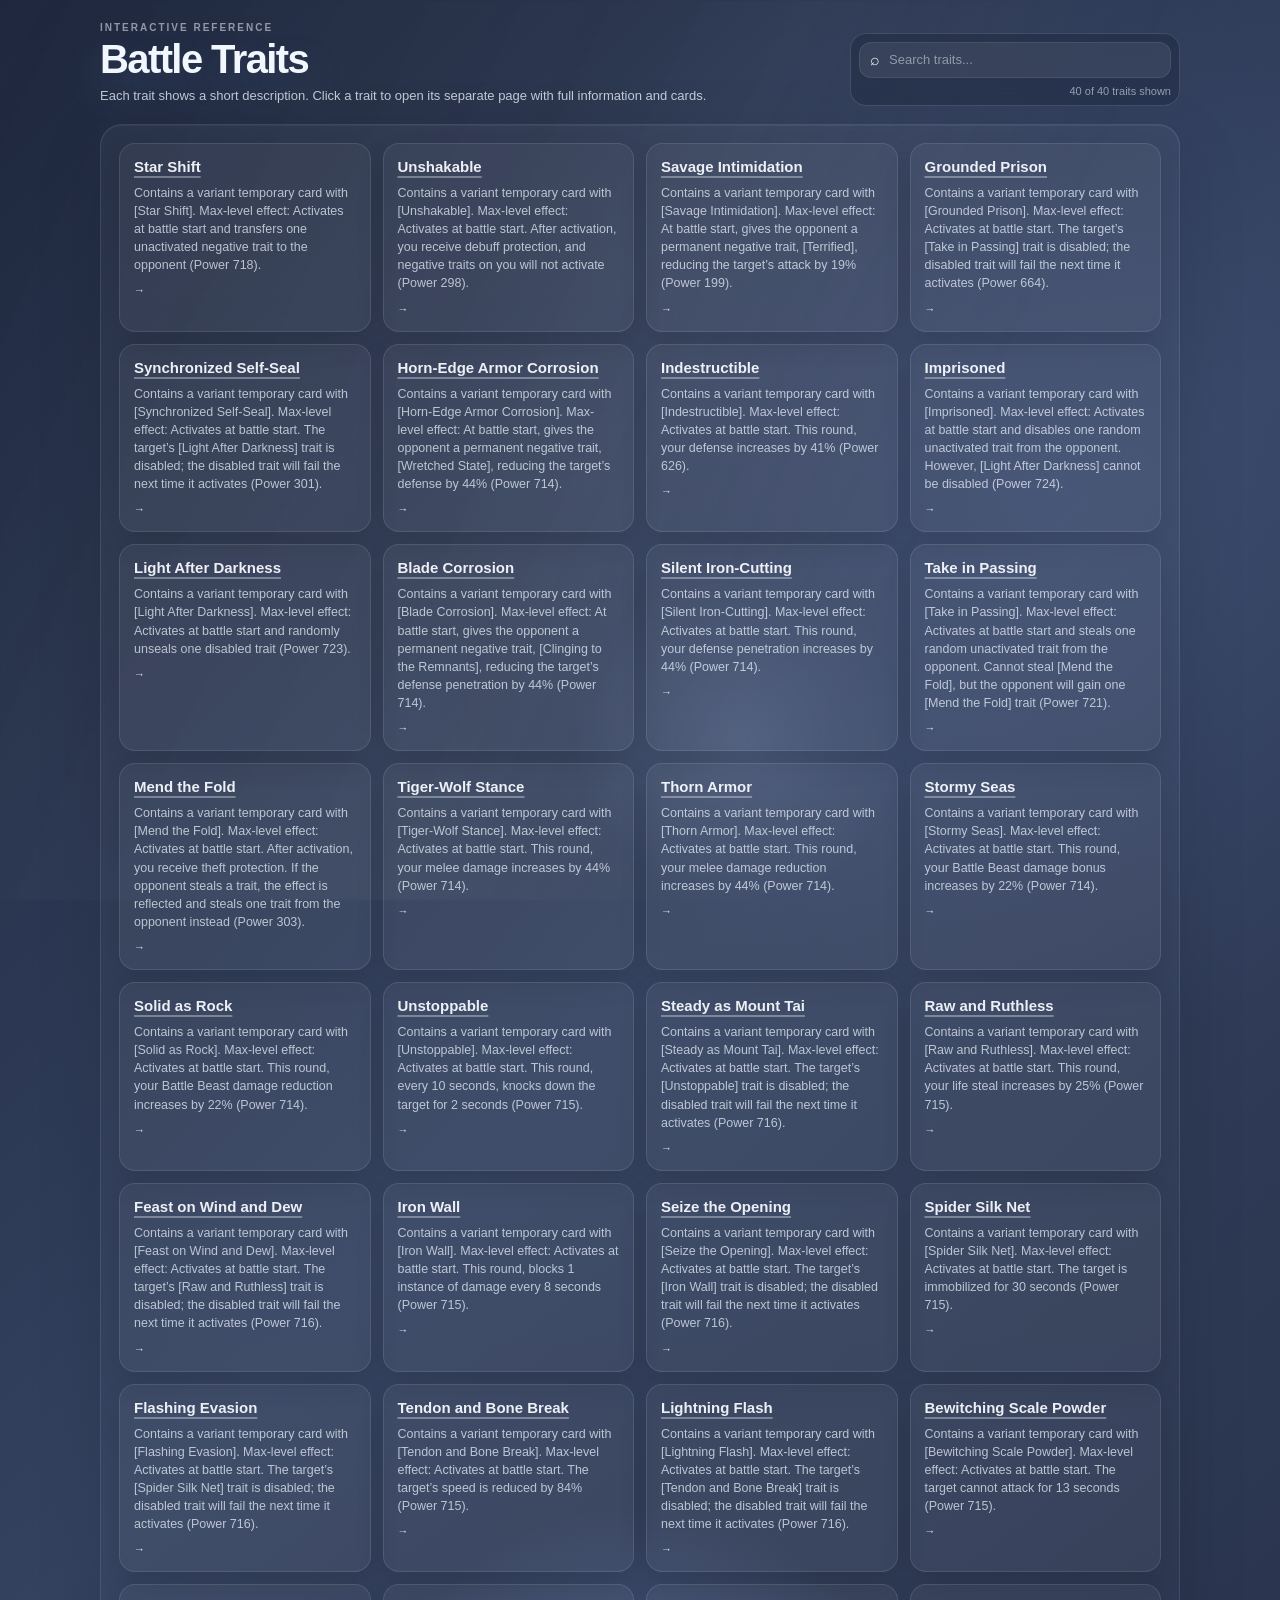
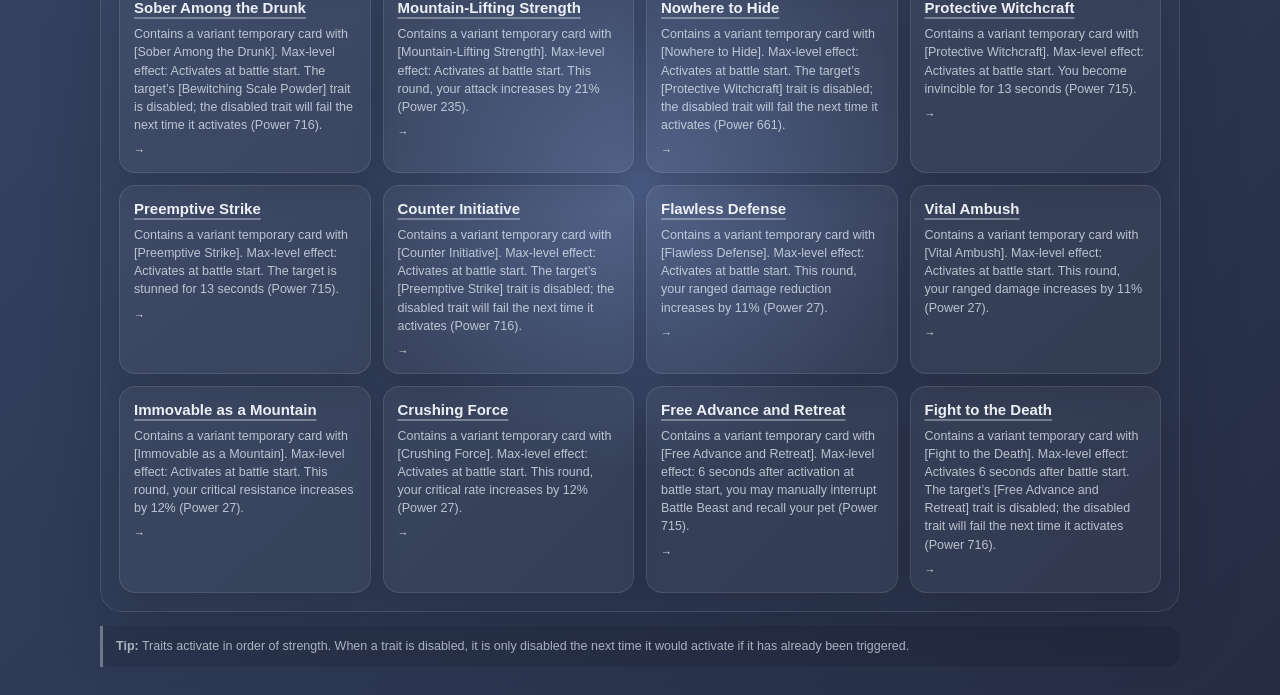
<file: index.html>
<!DOCTYPE html>
<html lang="en">
<head>
  <meta charset="UTF-8" />
  <meta name="viewport" content="width=device-width, initial-scale=1.0" />
  <title>Battle Traits Reference</title>
  <link rel="stylesheet" href="./assets/css/styles.css" />

  <!-- Google tag (gtag.js) -->
  <script async src="https://www.googletagmanager.com/gtag/js?id=G-BWQW8RC3GJ"></script>
  <script>
    window.dataLayer = window.dataLayer || [];
    function gtag(){dataLayer.push(arguments);}
    gtag('js', new Date());

    gtag('config', 'G-BWQW8RC3GJ');
  </script>
</head>
<body>
  <main class="page">
    <header class="topbar">
      <div>
        <p class="eyebrow">Interactive Reference</p>
        <h1>Battle Traits</h1>
        <p class="subtitle">
          Each trait shows a short description. Click a trait to open its separate page with full information and cards.
        </p>
      </div>

      <aside class="toolbar" aria-label="Trait controls">
        <label class="search-wrap">
          <span>⌕</span>
          <input class="search-input" id="searchInput" type="search" placeholder="Search traits..." autocomplete="off" />
        </label>
        <p class="counter" id="counter">40 traits available</p>
      </aside>
    </header>

    <section class="traits-panel">
      <div class="traits-grid" id="traitsGrid">
        <a class="trait-card" href="./traits/star-shift/index.html">
	  <span class="trait-name">Star Shift</span>
	  <p class="trait-description">Contains a variant temporary card with [Star Shift]. Max-level effect: Activates at battle start and transfers one unactivated negative trait to the opponent (Power 718).</p>
	  <span class="trait-action">→</span>
	</a>
        <a class="trait-card" href="./traits/unshakable/index.html">
	  <span class="trait-name">Unshakable</span>
	  <p class="trait-description">Contains a variant temporary card with [Unshakable]. Max-level effect: Activates at battle start. After activation, you receive debuff protection, and negative traits on you will not activate (Power 298).</p>
	  <span class="trait-action">→</span>
	</a>
        <a class="trait-card" href="./traits/savage-intimidation/index.html">
	  <span class="trait-name">Savage Intimidation</span>
	  <p class="trait-description">Contains a variant temporary card with [Savage Intimidation]. Max-level effect: At battle start, gives the opponent a permanent negative trait, [Terrified], reducing the target’s attack by 19% (Power 199).</p>
	  <span class="trait-action">→</span>
	</a>
        <a class="trait-card" href="./traits/grounded-prison/index.html">
	  <span class="trait-name">Grounded Prison</span>
	  <p class="trait-description">Contains a variant temporary card with [Grounded Prison]. Max-level effect: Activates at battle start. The target’s [Take in Passing] trait is disabled; the disabled trait will fail the next time it activates (Power 664).</p>
	  <span class="trait-action">→</span>
	</a>
        <a class="trait-card" href="./traits/synchronized-self-seal/index.html">
	  <span class="trait-name">Synchronized Self-Seal</span>
	  <p class="trait-description">Contains a variant temporary card with [Synchronized Self-Seal]. Max-level effect: Activates at battle start. The target’s [Light After Darkness] trait is disabled; the disabled trait will fail the next time it activates (Power 301).</p>
	  <span class="trait-action">→</span>
	</a>
        <a class="trait-card" href="./traits/horned-armor/index.html">
	  <span class="trait-name">Horn-Edge Armor Corrosion</span>
	  <p class="trait-description">Contains a variant temporary card with [Horn-Edge Armor Corrosion]. Max-level effect: At battle start, gives the opponent a permanent negative trait, [Wretched State], reducing the target’s defense by 44% (Power 714).</p>
 	 <span class="trait-action">→</span>
	</a>
        <a class="trait-card" href="./traits/indestructible/index.html">
	  <span class="trait-name">Indestructible</span>
	  <p class="trait-description">Contains a variant temporary card with [Indestructible]. Max-level effect: Activates at battle start. This round, your defense increases by 41% (Power 626).</p>
	  <span class="trait-action">→</span>
	</a>
        <a class="trait-card" href="./traits/imprisoned/index.html">
	  <span class="trait-name">Imprisoned</span>
	  <p class="trait-description">Contains a variant temporary card with [Imprisoned]. Max-level effect: Activates at battle start and disables one random unactivated trait from the opponent. However, [Light After Darkness] cannot be disabled (Power 724).</p>
	  <span class="trait-action">→</span>
	</a>
        <a class="trait-card" href="./traits/light-after-darkness/index.html">
	  <span class="trait-name">Light After Darkness</span>
	  <p class="trait-description">Contains a variant temporary card with [Light After Darkness]. Max-level effect: Activates at battle start and randomly unseals one disabled trait (Power 723).</p>
	  <span class="trait-action">→</span>
	</a>
        <a class="trait-card" href="./traits/blade-corrosion/index.html">
	  <span class="trait-name">Blade Corrosion</span>
	  <p class="trait-description">Contains a variant temporary card with [Blade Corrosion]. Max-level effect: At battle start, gives the opponent a permanent negative trait, [Clinging to the Remnants], reducing the target’s defense penetration by 44% (Power 714).</p>
	  <span class="trait-action">→</span>
	</a>
        <a class="trait-card" href="./traits/silent-iron-cutting/index.html">
	  <span class="trait-name">Silent Iron-Cutting</span>
	  <p class="trait-description">Contains a variant temporary card with [Silent Iron-Cutting]. Max-level effect: Activates at battle start. This round, your defense penetration increases by 44% (Power 714).</p>
	  <span class="trait-action">→</span>
	</a>
        <a class="trait-card" href="./traits/take-in-passing/index.html">
	  <span class="trait-name">Take in Passing</span>
	  <p class="trait-description">Contains a variant temporary card with [Take in Passing]. Max-level effect: Activates at battle start and steals one random unactivated trait from the opponent. Cannot steal [Mend the Fold], but the opponent will gain one [Mend the Fold] trait (Power 721).</p>
	  <span class="trait-action">→</span>
	</a>
        <a class="trait-card" href="./traits/mend-the-fold/index.html">
	  <span class="trait-name">Mend the Fold</span>
	  <p class="trait-description">Contains a variant temporary card with [Mend the Fold]. Max-level effect: Activates at battle start. After activation, you receive theft protection. If the opponent steals a trait, the effect is reflected and steals one trait from the opponent instead (Power 303).</p>
	  <span class="trait-action">→</span>
	</a>
        <a class="trait-card" href="./traits/tiger-wolf-stance/index.html">
	  <span class="trait-name">Tiger-Wolf Stance</span>
	  <p class="trait-description">Contains a variant temporary card with [Tiger-Wolf Stance]. Max-level effect: Activates at battle start. This round, your melee damage increases by 44% (Power 714).</p>
	  <span class="trait-action">→</span>
	</a>
        <a class="trait-card" href="./traits/thorn-armor/index.html">
	  <span class="trait-name">Thorn Armor</span>
	  <p class="trait-description">Contains a variant temporary card with [Thorn Armor]. Max-level effect: Activates at battle start. This round, your melee damage reduction increases by 44% (Power 714).</p>
	  <span class="trait-action">→</span>
	</a>
        <a class="trait-card" href="./traits/stormy-seas/index.html">
	  <span class="trait-name">Stormy Seas</span>
	  <p class="trait-description">Contains a variant temporary card with [Stormy Seas]. Max-level effect: Activates at battle start. This round, your Battle Beast damage bonus increases by 22% (Power 714).</p>
	  <span class="trait-action">→</span>
	</a>
        <a class="trait-card" href="./traits/solid-as-rock/index.html">
	  <span class="trait-name">Solid as Rock</span>
	  <p class="trait-description">Contains a variant temporary card with [Solid as Rock]. Max-level effect: Activates at battle start. This round, your Battle Beast damage reduction increases by 22% (Power 714).</p>
	  <span class="trait-action">→</span>
	</a>
        <a class="trait-card" href="./traits/unstoppable/index.html">
	  <span class="trait-name">Unstoppable</span>
	  <p class="trait-description">Contains a variant temporary card with [Unstoppable]. Max-level effect: Activates at battle start. This round, every 10 seconds, knocks down the target for 2 seconds (Power 715).</p>
	  <span class="trait-action">→</span>
	</a>
        <a class="trait-card" href="./traits/steady-as-mount-tai/index.html">
	  <span class="trait-name">Steady as Mount Tai</span>
	  <p class="trait-description">Contains a variant temporary card with [Steady as Mount Tai]. Max-level effect: Activates at battle start. The target’s [Unstoppable] trait is disabled; the disabled trait will fail the next time it activates (Power 716).</p>
	  <span class="trait-action">→</span>
</a>
        <a class="trait-card" href="./traits/raw-and-ruthless/index.html">
	  <span class="trait-name">Raw and Ruthless</span>
	  <p class="trait-description">Contains a variant temporary card with [Raw and Ruthless]. Max-level effect: Activates at battle start. This round, your life steal increases by 25% (Power 715).</p>
	  <span class="trait-action">→</span>
	</a>
        <a class="trait-card" href="./traits/feast-on-wind-and-dew/index.html">
	  <span class="trait-name">Feast on Wind and Dew</span>
	  <p class="trait-description">Contains a variant temporary card with [Feast on Wind and Dew]. Max-level effect: Activates at battle start. The target’s [Raw and Ruthless] trait is disabled; the disabled trait will fail the next time it activates (Power 716).</p>
	  <span class="trait-action">→</span>
	</a>
        <a class="trait-card" href="./traits/iron-wall/index.html">
	  <span class="trait-name">Iron Wall</span>
	  <p class="trait-description">Contains a variant temporary card with [Iron Wall]. Max-level effect: Activates at battle start. This round, blocks 1 instance of damage every 8 seconds (Power 715).</p>
	  <span class="trait-action">→</span>
	</a>
        <a class="trait-card" href="./traits/seize-the-opening/index.html">
	  <span class="trait-name">Seize the Opening</span>
	  <p class="trait-description">Contains a variant temporary card with [Seize the Opening]. Max-level effect: Activates at battle start. The target’s [Iron Wall] trait is disabled; the disabled trait will fail the next time it activates (Power 716).</p>
	  <span class="trait-action">→</span>
	</a>
        <a class="trait-card" href="./traits/spider-silk-net/index.html">
  	 <span class="trait-name">Spider Silk Net</span>
 	 <p class="trait-description">Contains a variant temporary card with [Spider Silk Net]. Max-level effect: Activates at battle start. The target is immobilized for 30 seconds (Power 715).</p>
  	 <span class="trait-action">→</span>
	</a>
        <a class="trait-card" href="./traits/flashing-evasion/index.html">
	  <span class="trait-name">Flashing Evasion</span>
	  <p class="trait-description">Contains a variant temporary card with [Flashing Evasion]. Max-level effect: Activates at battle start. The target’s [Spider Silk Net] trait is disabled; the disabled trait will fail the next time it activates (Power 716).</p>
 	  <span class="trait-action">→</span>
	</a>
        <a class="trait-card" href="./traits/tendon-and-bone-break/index.html">
	  <span class="trait-name">Tendon and Bone Break</span>
	  <p class="trait-description">Contains a variant temporary card with [Tendon and Bone Break]. Max-level effect: Activates at battle start. The target’s speed is reduced by 84% (Power 715).</p>
	  <span class="trait-action">→</span>
	</a>
        <a class="trait-card" href="./traits/lightning-flash/index.html">
	  <span class="trait-name">Lightning Flash</span>
	  <p class="trait-description">Contains a variant temporary card with [Lightning Flash]. Max-level effect: Activates at battle start. The target’s [Tendon and Bone Break] trait is disabled; the disabled trait will fail the next time it activates (Power 716).</p>
	  <span class="trait-action">→</span>
	</a>
        <a class="trait-card" href="./traits/bewitching-scale-powder/index.html">
	  <span class="trait-name">Bewitching Scale Powder</span>
	  <p class="trait-description">Contains a variant temporary card with [Bewitching Scale Powder]. Max-level effect: Activates at battle start. The target cannot attack for 13 seconds (Power 715).</p>
	  <span class="trait-action">→</span>
	</a>
        <a class="trait-card" href="./traits/sober-among-the-drunk/index.html">
	  <span class="trait-name">Sober Among the Drunk</span>
	  <p class="trait-description">Contains a variant temporary card with [Sober Among the Drunk]. Max-level effect: Activates at battle start. The target’s [Bewitching Scale Powder] trait is disabled; the disabled trait will fail the next time it activates (Power 716).</p>
	  <span class="trait-action">→</span>
	</a>
        <a class="trait-card" href="./traits/mountain-lifting-strength/index.html">
  	 <span class="trait-name">Mountain-Lifting Strength</span>
  	 <p class="trait-description">Contains a variant temporary card with [Mountain-Lifting Strength]. Max-level effect: Activates at battle start. This round, your attack increases by 21% (Power 235).</p>
 	 <span class="trait-action">→</span>
	</a>
        <a class="trait-card" href="./traits/nowhere-to-hide/index.html">
	  <span class="trait-name">Nowhere to Hide</span>
	  <p class="trait-description">Contains a variant temporary card with [Nowhere to Hide]. Max-level effect: Activates at battle start. The target’s [Protective Witchcraft] trait is disabled; the disabled trait will fail the next time it activates (Power 661).</p>
	  <span class="trait-action">→</span>
	</a>
        <a class="trait-card" href="./traits/protective-witchcraft/index.html">
	  <span class="trait-name">Protective Witchcraft</span>
	  <p class="trait-description">Contains a variant temporary card with [Protective Witchcraft]. Max-level effect: Activates at battle start. You become invincible for 13 seconds (Power 715).</p>
	  <span class="trait-action">→</span>
	</a>
        <a class="trait-card" href="./traits/preemptive-strike/index.html">
	  <span class="trait-name">Preemptive Strike</span>
	  <p class="trait-description">Contains a variant temporary card with [Preemptive Strike]. Max-level effect: Activates at battle start. The target is stunned for 13 seconds (Power 715).</p>
	  <span class="trait-action">→</span>
	</a>
        <a class="trait-card" href="./traits/counter-initiative/index.html">
	  <span class="trait-name">Counter Initiative</span>
	  <p class="trait-description">Contains a variant temporary card with [Counter Initiative]. Max-level effect: Activates at battle start. The target’s [Preemptive Strike] trait is disabled; the disabled trait will fail the next time it activates (Power 716).</p>
	  <span class="trait-action">→</span>
	</a>
        <a class="trait-card" href="./traits/flawless-defense/index.html">
	  <span class="trait-name">Flawless Defense</span>
	  <p class="trait-description">Contains a variant temporary card with [Flawless Defense]. Max-level effect: Activates at battle start. This round, your ranged damage reduction increases by 11% (Power 27).</p>
	  <span class="trait-action">→</span>
	</a>
        <a class="trait-card" href="./traits/vital-ambush/index.html">
          <span class="trait-name">Vital Ambush</span>
          <p class="trait-description">Contains a variant temporary card with [Vital Ambush]. Max-level effect: Activates at battle start. This round, your ranged damage increases by 11% (Power 27).</p>
          <span class="trait-action">→</span>
        </a>
        <a class="trait-card" href="./traits/immovable-as-a-mountain/index.html">
	  <span class="trait-name">Immovable as a Mountain</span>
	  <p class="trait-description">Contains a variant temporary card with [Immovable as a Mountain]. Max-level effect: Activates at battle start. This round, your critical resistance increases by 12% (Power 27).</p>
	  <span class="trait-action">→</span>
	</a>
        <a class="trait-card" href="./traits/crushing-force/index.html">
	  <span class="trait-name">Crushing Force</span>
	  <p class="trait-description">Contains a variant temporary card with [Crushing Force]. Max-level effect: Activates at battle start. This round, your critical rate increases by 12% (Power 27).</p>
	  <span class="trait-action">→</span>
	</a>
        <a class="trait-card" href="./traits/free-advance-and-retreat/index.html">
	  <span class="trait-name">Free Advance and Retreat</span>
	  <p class="trait-description">Contains a variant temporary card with [Free Advance and Retreat]. Max-level effect: 6 seconds after activation at battle start, you may manually interrupt Battle Beast and recall your pet (Power 715).</p>
	  <span class="trait-action">→</span>
	</a>
        <a class="trait-card" href="./traits/fight-to-the-death/index.html">
	  <span class="trait-name">Fight to the Death</span>
	  <p class="trait-description">Contains a variant temporary card with [Fight to the Death]. Max-level effect: Activates 6 seconds after battle start. The target’s [Free Advance and Retreat] trait is disabled; the disabled trait will fail the next time it activates (Power 716).</p>
	  <span class="trait-action">→</span>
	</a>
        <p class="no-results" id="noResults">No matching traits found.</p>
      </div>
    </section>

    <p class="hint">
      <strong>Tip:</strong> Traits activate in order of strength. When a trait is disabled, it is only disabled the next time it would activate if it has already been triggered.
    </p>
  </main>

  <script>
    const searchInput = document.getElementById("searchInput");
    const counter = document.getElementById("counter");
    const noResults = document.getElementById("noResults");
    const traitCards = [...document.querySelectorAll(".trait-card")];

    function filterTraits() {
      const keyword = searchInput.value.trim().toLowerCase();
      let visibleCount = 0;

      traitCards.forEach(card => {
        const isMatch = card.textContent.toLowerCase().includes(keyword);
        card.style.display = isMatch ? "block" : "none";
        if (isMatch) visibleCount += 1;
      });

      noResults.classList.toggle("show", visibleCount === 0);
      counter.textContent = `${visibleCount} of ${traitCards.length} traits shown`;
    }

    searchInput.addEventListener("input", filterTraits);
    filterTraits();
  </script>
</body>
</html>
</file>
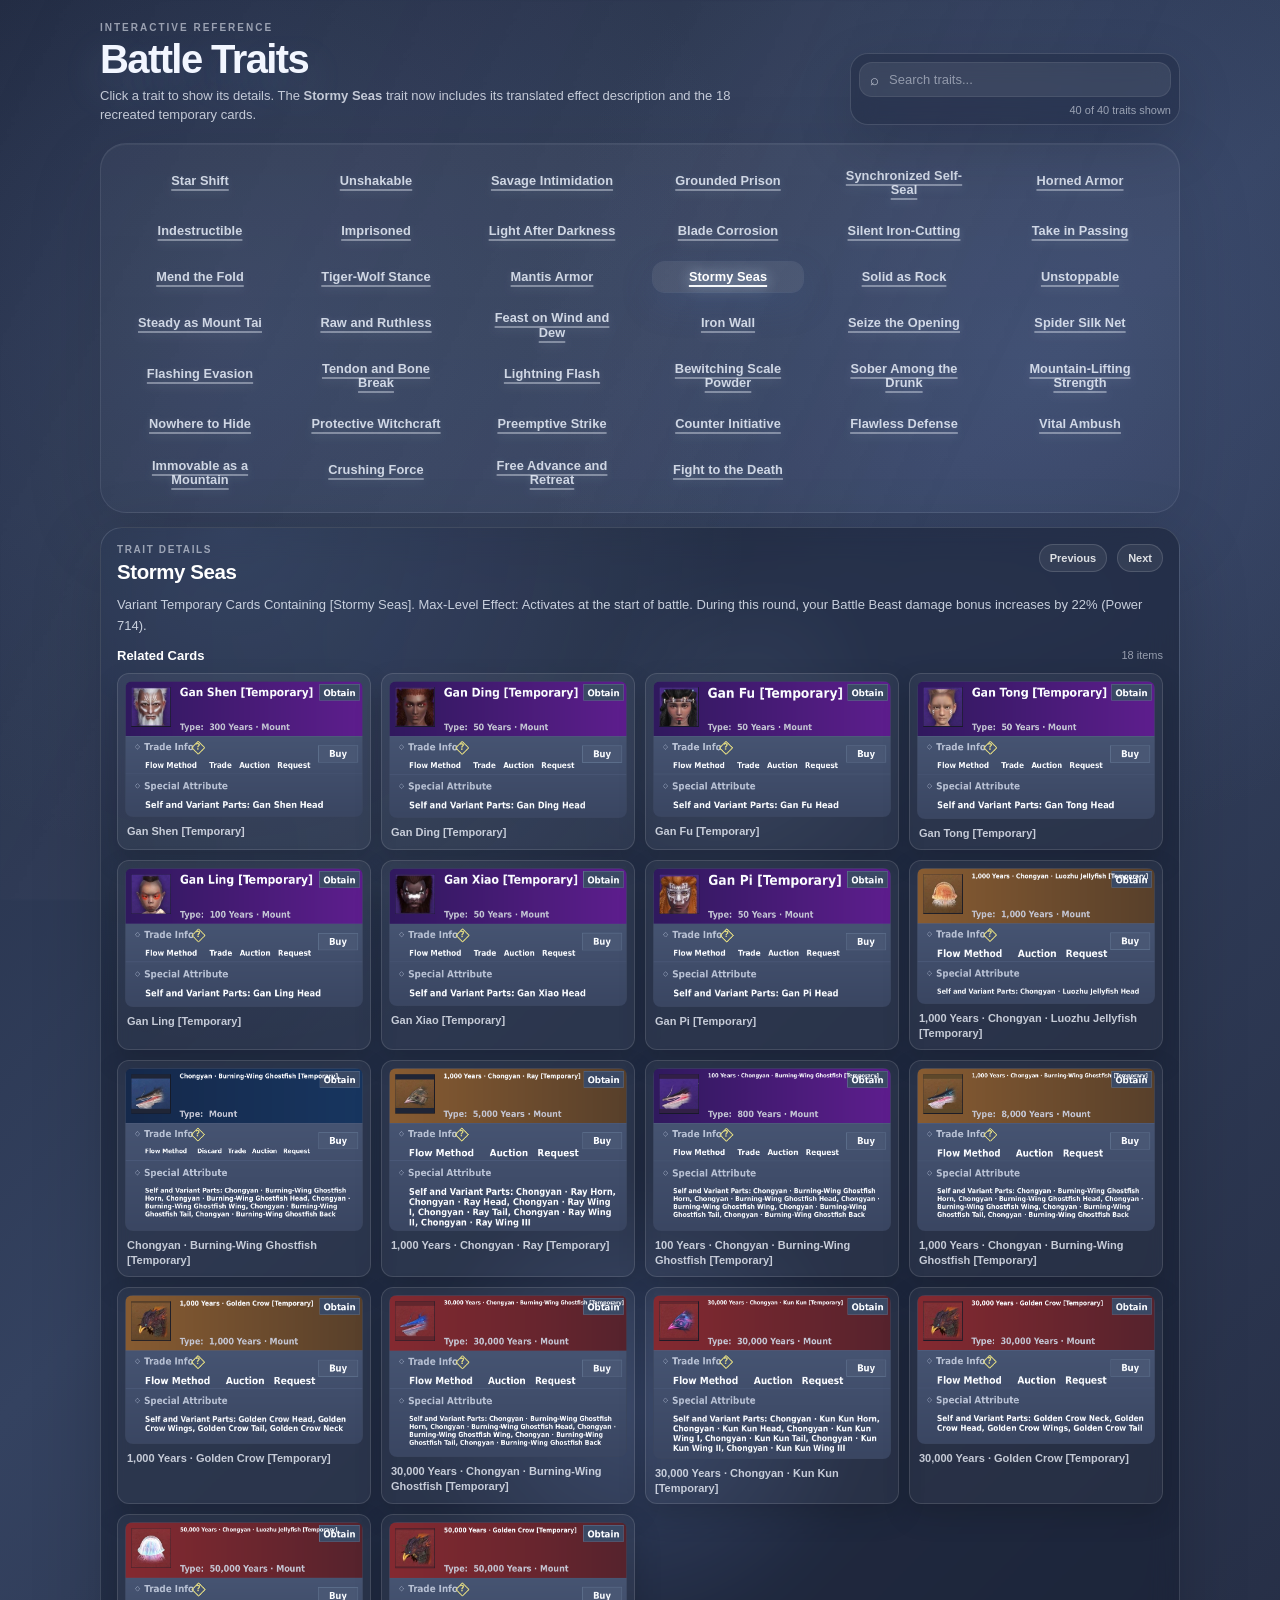
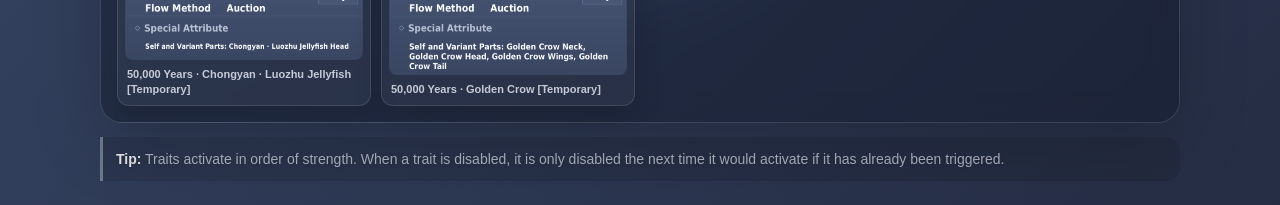
<file: Index.html>
<!DOCTYPE html>
<html lang="en">
<head>
  <meta charset="UTF-8" />
  <meta name="viewport" content="width=device-width, initial-scale=1.0" />
  <title>Battle Traits Interface</title>
  <style>
    :root {
      --text-main: #f2f6ff;
      --text-soft: rgba(242, 246, 255, 0.76);
      --text-muted: rgba(242, 246, 255, 0.56);
      --line-soft: rgba(242, 246, 255, 0.38);
      --line-active: rgba(255, 255, 255, 0.96);
      --panel-bg: rgba(16, 23, 40, 0.42);
      --panel-border: rgba(236, 244, 255, 0.14);
      --card-blue: #465574;
      --card-blue-dark: #394762;
      --card-purple-a: #301a63;
      --card-purple-b: #5d1c8d;
      --card-gold-a: #8a5f34;
      --card-gold-b: #5c442e;
      --card-navy-a: #14294b;
      --card-navy-b: #1b365d;
      --accent-yellow: #dfd682;
    }

    * {
      box-sizing: border-box;
      margin: 0;
      padding: 0;
    }

    html {
      scroll-behavior: smooth;
    }

    body {
      min-height: 100vh;
      font-family: Arial, Helvetica, sans-serif;
      color: var(--text-main);
      background:
        radial-gradient(circle at 50% 78%, rgba(143, 177, 255, 0.34), transparent 15%),
        radial-gradient(circle at 80% 20%, rgba(96, 116, 174, 0.23), transparent 28%),
        radial-gradient(circle at 18% 18%, rgba(126, 148, 201, 0.18), transparent 30%),
        linear-gradient(135deg, #1e273d 0%, #344260 46%, #252d44 100%);
      overflow-x: hidden;
    }

    body::before,
    body::after {
      content: "";
      position: fixed;
      inset: 0;
      pointer-events: none;
    }

    body::before {
      background:
        linear-gradient(115deg, transparent 0%, rgba(255, 255, 255, 0.035) 48%, transparent 70%),
        radial-gradient(circle at 58% 82%, rgba(187, 211, 255, 0.16), transparent 16%);
      filter: blur(1px);
    }

    body::after {
      opacity: 0.12;
      background-image:
        linear-gradient(rgba(255, 255, 255, 0.05) 1px, transparent 1px),
        linear-gradient(90deg, rgba(255, 255, 255, 0.05) 1px, transparent 1px);
      background-size: 42px 42px;
      mask-image: radial-gradient(circle at center, black, transparent 72%);
    }

    .page {
      position: relative;
      width: min(1080px, 92vw);
      min-height: 100vh;
      margin: 0 auto;
      padding: 22px 0 24px;
    }

    .topbar {
      display: flex;
      justify-content: space-between;
      align-items: end;
      gap: 18px;
      margin-bottom: 18px;
    }

    .eyebrow {
      color: var(--text-muted);
      font-size: 10px;
      font-weight: 800;
      letter-spacing: 0.2em;
      text-transform: uppercase;
      margin-bottom: 6px;
    }

    h1 {
      font-size: clamp(24px, 3.2vw, 40px);
      line-height: 1;
      letter-spacing: -0.04em;
      text-shadow: 0 14px 42px rgba(170, 204, 255, 0.23);
    }

    .subtitle {
      margin-top: 8px;
      max-width: 640px;
      color: var(--text-soft);
      font-size: 13px;
      line-height: 1.45;
    }

    .toolbar {
      width: min(330px, 100%);
      padding: 8px;
      border: 1px solid var(--panel-border);
      border-radius: 18px;
      background: rgba(14, 22, 39, 0.26);
      backdrop-filter: blur(12px);
      box-shadow: 0 20px 60px rgba(0, 0, 0, 0.14);
    }

    .search-wrap {
      display: flex;
      align-items: center;
      gap: 10px;
      padding: 8px 10px;
      border-radius: 13px;
      background: rgba(255, 255, 255, 0.08);
      border: 1px solid rgba(255, 255, 255, 0.08);
    }

    .search-icon {
      opacity: 0.72;
      font-size: 15px;
    }

    .search-input {
      width: 100%;
      border: 0;
      outline: 0;
      color: var(--text-main);
      background: transparent;
      font-size: 13px;
    }

    .search-input::placeholder {
      color: rgba(242, 246, 255, 0.48);
    }

    .counter {
      margin-top: 7px;
      color: var(--text-muted);
      font-size: 11px;
      text-align: right;
    }

    .traits-panel {
      width: 100%;
      min-height: 330px;
      padding: 22px 24px;
      border: 1px solid rgba(236, 244, 255, 0.09);
      border-radius: 26px;
      background: linear-gradient(180deg, rgba(255,255,255,0.035), rgba(255,255,255,0.012));
      box-shadow: inset 0 1px 0 rgba(255, 255, 255, 0.05), 0 24px 80px rgba(0, 0, 0, 0.12);
    }

    .traits-grid {
      display: grid;
      grid-template-columns: repeat(6, 1fr);
      gap: 16px 26px;
      align-items: start;
    }

    .trait-btn {
      appearance: none;
      min-height: 30px;
      border: 0;
      background: transparent;
      color: rgba(239, 245, 255, 0.82);
      font-size: clamp(12px, 1vw, 15px);
      font-weight: 800;
      line-height: 1.12;
      letter-spacing: 0.005em;
      text-align: center;
      cursor: pointer;
      text-decoration: underline;
      text-decoration-thickness: 2px;
      text-underline-offset: 4px;
      text-decoration-color: var(--line-soft);
      text-shadow: 0 1px 8px rgba(220, 235, 255, 0.18);
      border-radius: 12px;
      padding: 3px 5px;
      transition: color 160ms ease, transform 160ms ease, text-decoration-color 160ms ease, background 160ms ease, box-shadow 160ms ease;
    }

    .trait-btn:hover,
    .trait-btn:focus-visible {
      color: #ffffff;
      transform: translateY(-2px);
      text-decoration-color: rgba(255, 255, 255, 0.9);
      background: rgba(255, 255, 255, 0.045);
      outline: none;
    }

    .trait-btn.active {
      color: #ffffff;
      text-decoration-color: var(--line-active);
      text-shadow: 0 0 14px rgba(210, 232, 255, 0.78);
      background: rgba(255, 255, 255, 0.075);
      box-shadow: 0 0 0 1px rgba(255, 255, 255, 0.08), 0 12px 34px rgba(66, 95, 150, 0.22);
    }

    .trait-btn.hidden {
      display: none;
    }

    .details-card {
      width: 100%;
      margin-top: 14px;
      padding: 16px;
      border: 1px solid var(--panel-border);
      border-radius: 22px;
      background:
        radial-gradient(circle at 12% 0%, rgba(148, 184, 255, 0.14), transparent 34%),
        var(--panel-bg);
      backdrop-filter: blur(14px);
      box-shadow: 0 20px 70px rgba(0, 0, 0, 0.18);
    }

    .details-top {
      display: flex;
      flex-wrap: wrap;
      justify-content: space-between;
      gap: 12px;
      align-items: flex-start;
      margin-bottom: 12px;
    }

    .details-kicker {
      color: var(--text-muted);
      font-size: 10px;
      font-weight: 800;
      letter-spacing: 0.16em;
      text-transform: uppercase;
      margin-bottom: 6px;
    }

    .details-title {
      font-size: clamp(17px, 1.6vw, 23px);
      line-height: 1.08;
      color: #ffffff;
      letter-spacing: -0.02em;
    }

    .details-text {
      font-size: 13px;
      line-height: 1.55;
      color: rgba(239, 245, 255, 0.8);
      margin-bottom: 12px;
    }

    .empty-state {
      color: rgba(239, 245, 255, 0.64);
    }

    .detail-actions {
      display: flex;
      gap: 10px;
      white-space: nowrap;
    }

    .mini-btn {
      border: 1px solid rgba(255, 255, 255, 0.14);
      border-radius: 999px;
      padding: 7px 10px;
      color: rgba(255, 255, 255, 0.84);
      background: rgba(255, 255, 255, 0.07);
      cursor: pointer;
      font-size: 11px;
      font-weight: 800;
      transition: transform 160ms ease, background 160ms ease;
    }

    .mini-btn:hover {
      transform: translateY(-1px);
      background: rgba(255, 255, 255, 0.12);
    }

    .gallery-header {
      display: flex;
      justify-content: space-between;
      align-items: center;
      gap: 12px;
      margin: 6px 0 10px;
    }

    .gallery-title {
      font-size: 13px;
      font-weight: 800;
      color: #ffffff;
    }

    .gallery-count {
      font-size: 11px;
      color: var(--text-muted);
    }

    .card-gallery {
      display: grid;
      grid-template-columns: repeat(auto-fit, minmax(230px, 1fr));
      gap: 10px;
    }

    .translated-card {
      width: 100%;
      max-width: 810px;
      min-height: 462px;
      border: 1px solid rgba(255, 255, 255, 0.12);
      border-radius: 2px;
      overflow: hidden;
      background: var(--card-blue);
      box-shadow: 0 14px 34px rgba(0, 0, 0, 0.2);
    }

    .translated-card.is-purple .card-head {
      background: linear-gradient(120deg, var(--card-purple-a), var(--card-purple-b));
    }

    .translated-card.is-gold .card-head {
      background: linear-gradient(120deg, var(--card-gold-a), var(--card-gold-b));
    }

    .translated-card.is-navy .card-head {
      background: linear-gradient(120deg, var(--card-navy-a), var(--card-navy-b));
    }

    .card-head {
      position: relative;
      min-height: 188px;
      padding: 14px 120px 12px 190px;
      border-bottom: 1px solid rgba(255, 255, 255, 0.08);
      background: linear-gradient(120deg, var(--card-purple-a), var(--card-purple-b));
    }

    .portrait-box {
      position: absolute;
      left: 22px;
      top: 22px;
      width: 132px;
      height: 132px;
      border-radius: 2px;
      overflow: hidden;
      background: rgba(0, 0, 0, 0.24);
      display: grid;
      place-items: center;
      box-shadow: inset 0 0 0 1px rgba(255, 255, 255, 0.08);
    }

    .portrait-box img {
      width: 100%;
      height: 100%;
      object-fit: cover;
      display: block;
    }

    .portrait-fallback {
      width: 78px;
      height: 78px;
      border-radius: 50%;
      background: radial-gradient(circle at 45% 30%, rgba(255,255,255,0.82), rgba(180,190,210,0.5) 38%, rgba(60,70,90,0.4) 70%);
      filter: drop-shadow(0 3px 8px rgba(0,0,0,0.3));
    }

    .portrait-fallback.creature-jelly {
      border-radius: 48% 48% 42% 42%;
      background: radial-gradient(circle at 45% 25%, #ffd9b0, #d98759 50%, rgba(255,255,255,0.25) 52%, transparent 56%);
      position: relative;
    }

    .portrait-fallback.creature-jelly::after {
      content: "";
      position: absolute;
      left: 8px;
      right: 8px;
      bottom: -34px;
      height: 46px;
      background: repeating-linear-gradient(90deg, rgba(255,236,214,0.8) 0 2px, transparent 2px 8px);
      filter: blur(0.3px);
    }

    .portrait-fallback.creature-fish {
      width: 126px;
      height: 58px;
      border-radius: 65% 20% 20% 65%;
      background: linear-gradient(145deg, #ffffff 0%, #7792b9 36%, #f2b3b5 44%, #fff4ef 55%, #222f42 76%);
      transform: rotate(-14deg);
    }

    .portrait-fallback.creature-ray {
      width: 108px;
      height: 80px;
      border-radius: 80% 12% 80% 12%;
      background: linear-gradient(145deg, #354258, #c0a19d 44%, #f5cfd6 56%, #536074);
      transform: rotate(-20deg) skewX(-10deg);
    }

    .get-btn {
      position: absolute;
      right: 12px;
      top: 10px;
      min-width: 136px;
      padding: 10px 18px;
      color: #ffffff;
      font-size: 31px;
      font-weight: 800;
      letter-spacing: 0.02em;
      border: 2px solid rgba(172, 196, 222, 0.28);
      background: rgba(56, 72, 100, 0.68);
      box-shadow: inset 0 0 0 1px rgba(255,255,255,0.06);
      text-align: center;
    }

    .card-name {
      color: #ffffff;
      font-size: 46px;
      font-weight: 700;
      line-height: 1.08;
      letter-spacing: -0.03em;
      white-space: normal;
      text-shadow: 0 1px 2px rgba(0,0,0,0.16);
    }

    .card-name.long {
      font-size: 32px;
      line-height: 1.15;
      letter-spacing: -0.02em;
    }

    .card-type {
      position: absolute;
      left: 190px;
      bottom: 18px;
      color: rgba(232, 232, 242, 0.58);
      font-size: 29px;
      font-weight: 800;
      letter-spacing: -0.02em;
    }

    .card-body {
      color: #ffffff;
      background: linear-gradient(180deg, var(--card-blue), var(--card-blue-dark));
    }

    .section-row {
      position: relative;
      padding: 18px 18px 16px 66px;
      border-bottom: 2px solid rgba(255, 255, 255, 0.045);
    }

    .section-row::before {
      content: "◇";
      position: absolute;
      left: 36px;
      top: 17px;
      color: rgba(206, 216, 236, 0.5);
      font-size: 23px;
      line-height: 1;
    }

    .section-label {
      color: rgba(218, 225, 242, 0.54);
      font-size: 32px;
      font-weight: 800;
      line-height: 1.1;
      margin-bottom: 14px;
      display: flex;
      align-items: center;
      gap: 10px;
    }

    .question-mark {
      display: inline-grid;
      place-items: center;
      width: 42px;
      height: 42px;
      border: 3px solid var(--accent-yellow);
      color: var(--accent-yellow);
      font-size: 30px;
      line-height: 1;
      transform: rotate(45deg);
      margin-left: 2px;
    }

    .question-mark span {
      transform: rotate(-45deg);
      font-weight: 800;
    }

    .flow-line {
      display: flex;
      align-items: center;
      justify-content: space-between;
      gap: 14px;
    }

    .flow-text {
      font-size: 34px;
      font-weight: 800;
      line-height: 1.15;
      letter-spacing: -0.03em;
    }

    .buy-btn {
      min-width: 135px;
      padding: 9px 16px;
      margin-right: 2px;
      border: 2px solid rgba(172, 196, 222, 0.22);
      color: #ffffff;
      background: rgba(74, 91, 119, 0.52);
      font-size: 32px;
      font-weight: 800;
      text-align: center;
    }

    .property-text {
      color: #ffffff;
      font-size: 31px;
      font-weight: 800;
      line-height: 1.25;
      letter-spacing: -0.03em;
    }

    .image-card {
      padding: 7px;
      border: 1px solid rgba(255, 255, 255, 0.12);
      border-radius: 12px;
      background: rgba(255, 255, 255, 0.045);
      box-shadow: 0 12px 28px rgba(0, 0, 0, 0.16);
    }

    .image-card-img {
      width: 100%;
      height: auto;
      display: block;
      border-radius: 8px;
    }

    .image-card-caption {
      padding: 7px 2px 1px;
      color: rgba(242, 246, 255, 0.78);
      font-size: 11px;
      font-weight: 700;
      line-height: 1.35;
    }

    .no-media {
      padding: 18px;
      border: 1px dashed rgba(255, 255, 255, 0.16);
      border-radius: 16px;
      color: var(--text-muted);
      font-size: 14px;
      line-height: 1.6;
      background: rgba(255, 255, 255, 0.02);
    }

    .hint {
      margin-top: 14px;
      padding: 11px 13px;
      border-left: 3px solid rgba(230, 241, 255, 0.36);
      color: rgba(239, 245, 255, 0.66);
      font-size: 14px;
      line-height: 1.6;
      background: rgba(0, 0, 0, 0.10);
      border-radius: 0 14px 14px 0;
      text-shadow: 0 1px 5px rgba(0, 0, 0, 0.22);
    }

    .hint strong {
      color: rgba(255, 255, 255, 0.88);
    }

    .no-results {
      display: none;
      grid-column: 1 / -1;
      text-align: center;
      color: var(--text-soft);
      padding: 80px 20px;
      border: 1px dashed rgba(255, 255, 255, 0.18);
      border-radius: 20px;
      background: rgba(255, 255, 255, 0.03);
    }

    .no-results.show {
      display: block;
    }

    @media (max-width: 1040px) {
      .topbar {
        align-items: stretch;
        flex-direction: column;
      }

      .toolbar {
        width: 100%;
      }
    }

    @media (max-width: 900px) {
      .traits-grid {
        grid-template-columns: repeat(4, 1fr);
        gap: 20px 26px;
      }

      .card-gallery {
        grid-template-columns: 1fr;
      }
    }

    @media (max-width: 620px) {
      .page {
        width: min(94vw, 460px);
        padding-top: 24px;
      }

      .traits-panel {
        padding: 20px 14px;
        border-radius: 22px;
      }

      .traits-grid {
        grid-template-columns: repeat(2, 1fr);
        gap: 16px 14px;
      }

      .trait-btn {
        font-size: 14px;
        min-height: 34px;
      }

      .translated-card {
        min-height: 0;
      }

      .card-head {
        min-height: 132px;
        padding: 12px 74px 10px 112px;
      }

      .portrait-box {
        left: 14px;
        top: 18px;
        width: 78px;
        height: 78px;
      }

      .get-btn {
        right: 8px;
        top: 8px;
        min-width: 64px;
        padding: 7px 8px;
        font-size: 17px;
      }

      .card-name {
        font-size: 24px;
      }

      .card-name.long {
        font-size: 19px;
      }

      .card-type {
        left: 112px;
        bottom: 14px;
        font-size: 17px;
      }

      .section-row {
        padding: 12px 10px 12px 36px;
      }

      .section-row::before {
        left: 14px;
        top: 13px;
        font-size: 16px;
      }

      .section-label {
        font-size: 19px;
        margin-bottom: 10px;
      }

      .question-mark {
        width: 28px;
        height: 28px;
        font-size: 18px;
        border-width: 2px;
      }

      .flow-text,
      .buy-btn,
      .property-text {
        font-size: 18px;
      }

      .buy-btn {
        min-width: 68px;
        padding: 6px 8px;
      }
    }
  </style>
</head>
<body>
  <main class="page">
    <header class="topbar">
      <div>
        <p class="eyebrow">Interactive Reference</p>
        <h1>Battle Traits</h1>
        <p class="subtitle">
          Click a trait to show its details. The <strong>Stormy Seas</strong> trait now includes its translated effect description and the 18 recreated temporary cards.
        </p>
      </div>

      <aside class="toolbar" aria-label="Trait controls">
        <label class="search-wrap">
          <span class="search-icon">⌕</span>
          <input class="search-input" id="searchInput" type="search" placeholder="Search traits..." autocomplete="off" />
        </label>
        <p class="counter" id="counter">40 traits available</p>
      </aside>
    </header>

    <section class="traits-panel">
      <div class="traits-grid" id="traitsGrid" aria-label="Battle traits list">
        <p class="no-results" id="noResults">No matching traits found.</p>
      </div>
    </section>

    <aside class="details-card" id="detailsCard" aria-live="polite">
      <div class="details-top">
        <div>
          <p class="details-kicker">Trait Details</p>
          <h2 class="details-title" id="detailsTitle">Choose a trait</h2>
        </div>

        <div class="detail-actions">
          <button class="mini-btn" type="button" id="prevBtn">Previous</button>
          <button class="mini-btn" type="button" id="nextBtn">Next</button>
        </div>
      </div>

      <p class="details-text empty-state" id="detailsText">
        Click any trait above to show its description here. You can replace the placeholder descriptions later with exact skill effects, activation rules, cooldowns, or notes.
      </p>

      <div id="gallerySection">
        <div class="gallery-header">
          <p class="gallery-title">Related Cards</p>
          <p class="gallery-count" id="galleryCount">0 items</p>
        </div>

        <div id="galleryContent" class="no-media">
          No cards added for this trait yet.
        </div>
      </div>
    </aside>

    <p class="hint">
      <strong>Tip:</strong> Traits activate in order of strength. When a trait is disabled, it is only disabled the next time it would activate if it has already been triggered.
    </p>
  </main>

  <script>
    const traitNames = [
      "Star Shift",
      "Unshakable",
      "Savage Intimidation",
      "Grounded Prison",
      "Synchronized Self-Seal",
      "Horned Armor",
      "Indestructible",
      "Imprisoned",
      "Light After Darkness",
      "Blade Corrosion",
      "Silent Iron-Cutting",
      "Take in Passing",
      "Mend the Fold",
      "Tiger-Wolf Stance",
      "Mantis Armor",
      "Stormy Seas",
      "Solid as Rock",
      "Unstoppable",
      "Steady as Mount Tai",
      "Raw and Ruthless",
      "Feast on Wind and Dew",
      "Iron Wall",
      "Seize the Opening",
      "Spider Silk Net",
      "Flashing Evasion",
      "Tendon and Bone Break",
      "Lightning Flash",
      "Bewitching Scale Powder",
      "Sober Among the Drunk",
      "Mountain-Lifting Strength",
      "Nowhere to Hide",
      "Protective Witchcraft",
      "Preemptive Strike",
      "Counter Initiative",
      "Flawless Defense",
      "Vital Ambush",
      "Immovable as a Mountain",
      "Crushing Force",
      "Free Advance and Retreat",
      "Fight to the Death"
    ];

    const traits = traitNames.map(name => ({
      name,
      details: `Placeholder details for ${name}. Add the exact effect, trigger condition, and limitations here.`,
      cards: []
    }));

    const stormySeasIndex = traits.findIndex(trait => trait.name === "Stormy Seas");

    traits[stormySeasIndex] = {
      name: "Stormy Seas",
      details: "Variant Temporary Cards Containing [Stormy Seas]. Max-Level Effect: Activates at the start of battle. During this round, your Battle Beast damage bonus increases by 22% (Power 714).",
      cards: [
        {
          src: "images/stormy-seas/cards/01-gan-shen-temporary.png",
          label: "Gan Shen [Temporary]"
        },
        {
          src: "images/stormy-seas/cards/02-gan-ding-temporary.png",
          label: "Gan Ding [Temporary]"
        },
        {
          src: "images/stormy-seas/cards/03-gan-fu-temporary.png",
          label: "Gan Fu [Temporary]"
        },
        {
          src: "images/stormy-seas/cards/04-gan-tong-temporary.png",
          label: "Gan Tong [Temporary]"
        },
        {
          src: "images/stormy-seas/cards/05-gan-ling-temporary.png",
          label: "Gan Ling [Temporary]"
        },
        {
          src: "images/stormy-seas/cards/06-gan-xiao-temporary.png",
          label: "Gan Xiao [Temporary]"
        },
        {
          src: "images/stormy-seas/cards/07-gan-pi-temporary.png",
          label: "Gan Pi [Temporary]"
        },
        {
          src: "images/stormy-seas/cards/08-1000-years-chongyan-luozhu-jellyfish-temporary.png",
          label: "1,000 Years · Chongyan · Luozhu Jellyfish [Temporary]"
        },
        {
          src: "images/stormy-seas/cards/09-chongyan-burning-wing-ghostfish-temporary.png",
          label: "Chongyan · Burning-Wing Ghostfish [Temporary]"
        },
        {
          src: "images/stormy-seas/cards/10-1000-years-chongyan-ray-temporary.png",
          label: "1,000 Years · Chongyan · Ray [Temporary]"
        },
        {
          src: "images/stormy-seas/cards/11-100-years-chongyan-burning-wing-ghostfish-temporary.png",
          label: "100 Years · Chongyan · Burning-Wing Ghostfish [Temporary]"
        },
        {
          src: "images/stormy-seas/cards/12-1000-years-chongyan-burning-wing-ghostfish-temporary.png",
          label: "1,000 Years · Chongyan · Burning-Wing Ghostfish [Temporary]"
        },
        {
          src: "images/stormy-seas/cards/13-1000-years-golden-crow-temporary.png",
          label: "1,000 Years · Golden Crow [Temporary]"
        },
        {
          src: "images/stormy-seas/cards/14-30000-years-chongyan-burning-wing-ghostfish-temporary.png",
          label: "30,000 Years · Chongyan · Burning-Wing Ghostfish [Temporary]"
        },
        {
          src: "images/stormy-seas/cards/15-30000-years-chongyan-kun-kun-temporary.png",
          label: "30,000 Years · Chongyan · Kun Kun [Temporary]"
        },
        {
          src: "images/stormy-seas/cards/16-30000-years-golden-crow-temporary.png",
          label: "30,000 Years · Golden Crow [Temporary]"
        },
        {
          src: "images/stormy-seas/cards/17-50000-years-chongyan-luozhu-jellyfish-temporary.png",
          label: "50,000 Years · Chongyan · Luozhu Jellyfish [Temporary]"
        },
        {
          src: "images/stormy-seas/cards/18-50000-years-golden-crow-temporary.png",
          label: "50,000 Years · Golden Crow [Temporary]"
        }
      ]
    };

    const traitsGrid = document.getElementById("traitsGrid");
    const detailsTitle = document.getElementById("detailsTitle");
    const detailsText = document.getElementById("detailsText");
    const galleryContent = document.getElementById("galleryContent");
    const galleryCount = document.getElementById("galleryCount");
    const detailsCard = document.getElementById("detailsCard");

    const searchInput = document.getElementById("searchInput");
    const counter = document.getElementById("counter");
    const noResults = document.getElementById("noResults");
    const prevBtn = document.getElementById("prevBtn");
    const nextBtn = document.getElementById("nextBtn");

    let selectedIndex = null;
    const buttons = [];

    function getThemeClass(theme) {
      if (theme === "gold") return "is-gold";
      if (theme === "navy") return "is-navy";
      return "is-purple";
    }

    function isLongName(name) {
      return name.length > 31;
    }

    function portraitMarkup(card) {
      if (card.portrait) {
        return `
          <img src="${card.portrait}" alt="${card.name}" onerror="this.remove(); this.parentElement.insertAdjacentHTML('beforeend', '<div class=&quot;portrait-fallback ${card.portraitClass || ''}&quot;></div>');">
        `;
      }

      return `<div class="portrait-fallback ${card.portraitClass || ''}"></div>`;
    }

    function renderCards(cards) {
      if (!cards || cards.length === 0) {
        galleryCount.textContent = "0 items";
        galleryContent.className = "no-media";
        galleryContent.innerHTML = "No cards added for this trait yet.";
        return;
      }

      galleryCount.textContent = `${cards.length} items`;
      galleryContent.className = "card-gallery";
      galleryContent.innerHTML = "";

      cards.forEach(card => {
        const figure = document.createElement("figure");
        figure.className = "image-card";

        figure.innerHTML = `
          <img class="image-card-img" src="${card.src}" alt="${card.label}" loading="lazy">
          <figcaption class="image-card-caption">${card.label}</figcaption>
        `;

        galleryContent.appendChild(figure);
      });
    }

    function selectTrait(index, shouldScrollOnMobile = true) {
      selectedIndex = index;

      buttons.forEach(button => button.classList.remove("active"));
      buttons[index].classList.add("active");

      detailsTitle.textContent = traits[index].name;
      detailsText.textContent = traits[index].details;
      detailsText.classList.remove("empty-state");

      renderCards(traits[index].cards);

      if (window.innerWidth <= 700 && shouldScrollOnMobile) {
        detailsCard.scrollIntoView({ behavior: "smooth", block: "start" });
      }
    }

    function renderTraits() {
      traits.forEach((trait, index) => {
        const button = document.createElement("button");
        button.className = "trait-btn";
        button.type = "button";
        button.textContent = trait.name;
        button.setAttribute("aria-label", `Show details for ${trait.name}`);
        button.addEventListener("click", () => selectTrait(index));

        buttons.push(button);
        traitsGrid.insertBefore(button, noResults);
      });
    }

    function filterTraits() {
      const keyword = searchInput.value.trim().toLowerCase();
      let visibleCount = 0;

      buttons.forEach((button, index) => {
        const isMatch = traits[index].name.toLowerCase().includes(keyword);
        button.classList.toggle("hidden", !isMatch);
        if (isMatch) visibleCount += 1;
      });

      noResults.classList.toggle("show", visibleCount === 0);
      counter.textContent = `${visibleCount} of ${traits.length} traits shown`;

      if (selectedIndex !== null && buttons[selectedIndex].classList.contains("hidden")) {
        const firstVisible = buttons.findIndex(button => !button.classList.contains("hidden"));
        if (firstVisible !== -1) selectTrait(firstVisible, false);
      }
    }

    function moveSelection(direction) {
      const visibleIndexes = buttons
        .map((button, index) => button.classList.contains("hidden") ? null : index)
        .filter(index => index !== null);

      if (visibleIndexes.length === 0) return;

      if (selectedIndex === null || !visibleIndexes.includes(selectedIndex)) {
        selectTrait(visibleIndexes[0], false);
        return;
      }

      const currentVisiblePosition = visibleIndexes.indexOf(selectedIndex);
      const nextVisiblePosition =
        (currentVisiblePosition + direction + visibleIndexes.length) % visibleIndexes.length;

      selectTrait(visibleIndexes[nextVisiblePosition], false);
    }

    renderTraits();
    filterTraits();

    searchInput.addEventListener("input", filterTraits);
    prevBtn.addEventListener("click", () => moveSelection(-1));
    nextBtn.addEventListener("click", () => moveSelection(1));

    selectTrait(stormySeasIndex, false);
  </script>
</body>
</html>
</file>
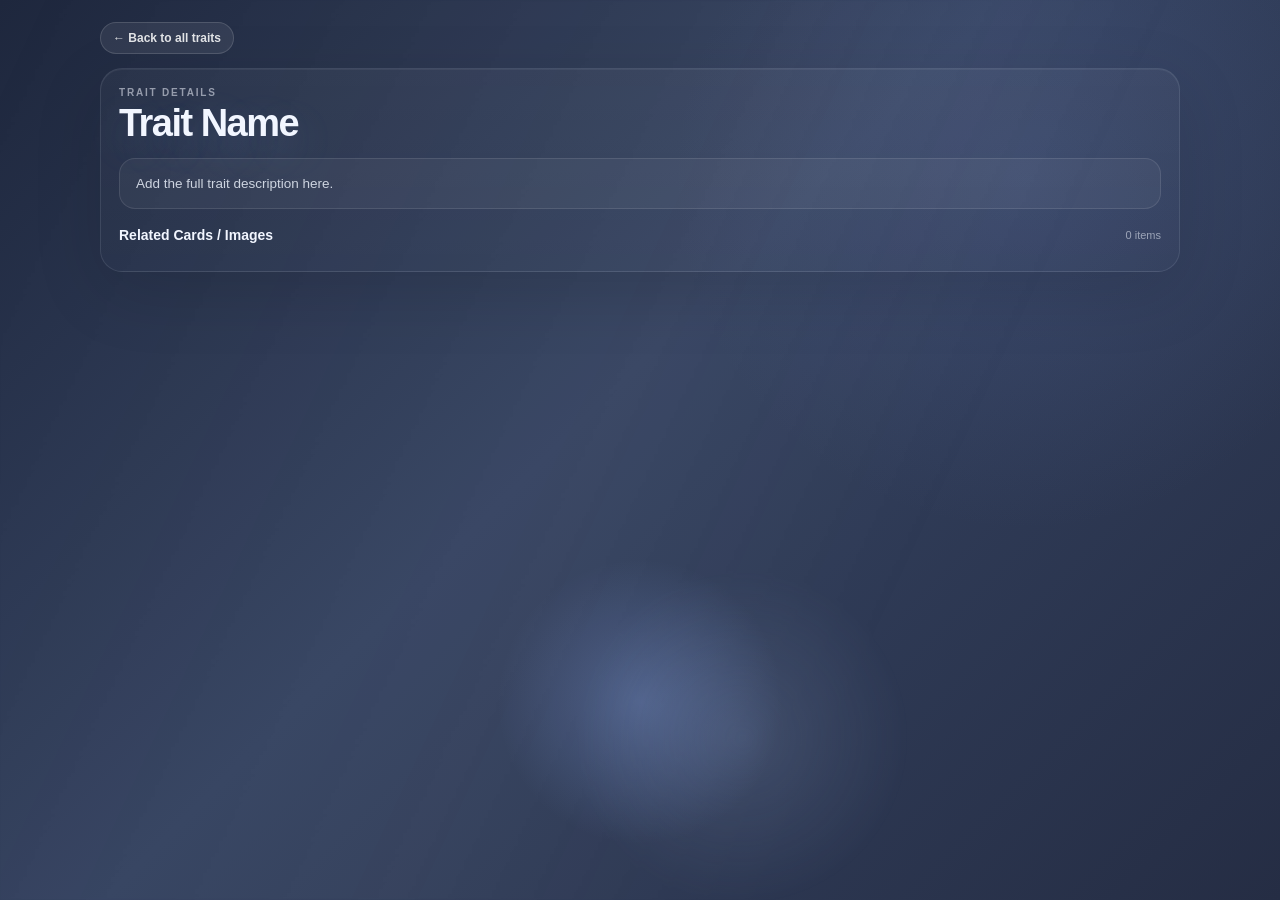
<file: traits/_template/index.html>
<!DOCTYPE html>
<html lang="en">
<head>
  <meta charset="UTF-8" />
  <meta name="viewport" content="width=device-width, initial-scale=1.0" />
  <title>Trait Name | Battle Traits Reference</title>
  <link rel="stylesheet" href="../../assets/css/styles.css" />
</head>
<body>
  <main class="page">
    <a class="back-btn" href="../../index.html">← Back to all traits</a>

    <section class="detail-panel">
      <p class="detail-kicker">Trait Details</p>
      <h1 class="detail-title">Trait Name</h1>

      <div class="detail-description-box">
        Add the full trait description here.
      </div>

      <div class="gallery-header">
        <p class="gallery-title">Related Cards / Images</p>
        <p class="gallery-count">0 items</p>
      </div>

      <div class="card-gallery">
        <!-- Add image cards here:

        <figure class="image-card">
          <img class="image-card-img" src="../../images/folder-name/image-file.png" alt="Image label" />
          <figcaption class="image-card-caption">Image label</figcaption>
        </figure>

        -->
      </div>
    </section>
  </main>
</body>
</html>
</file>
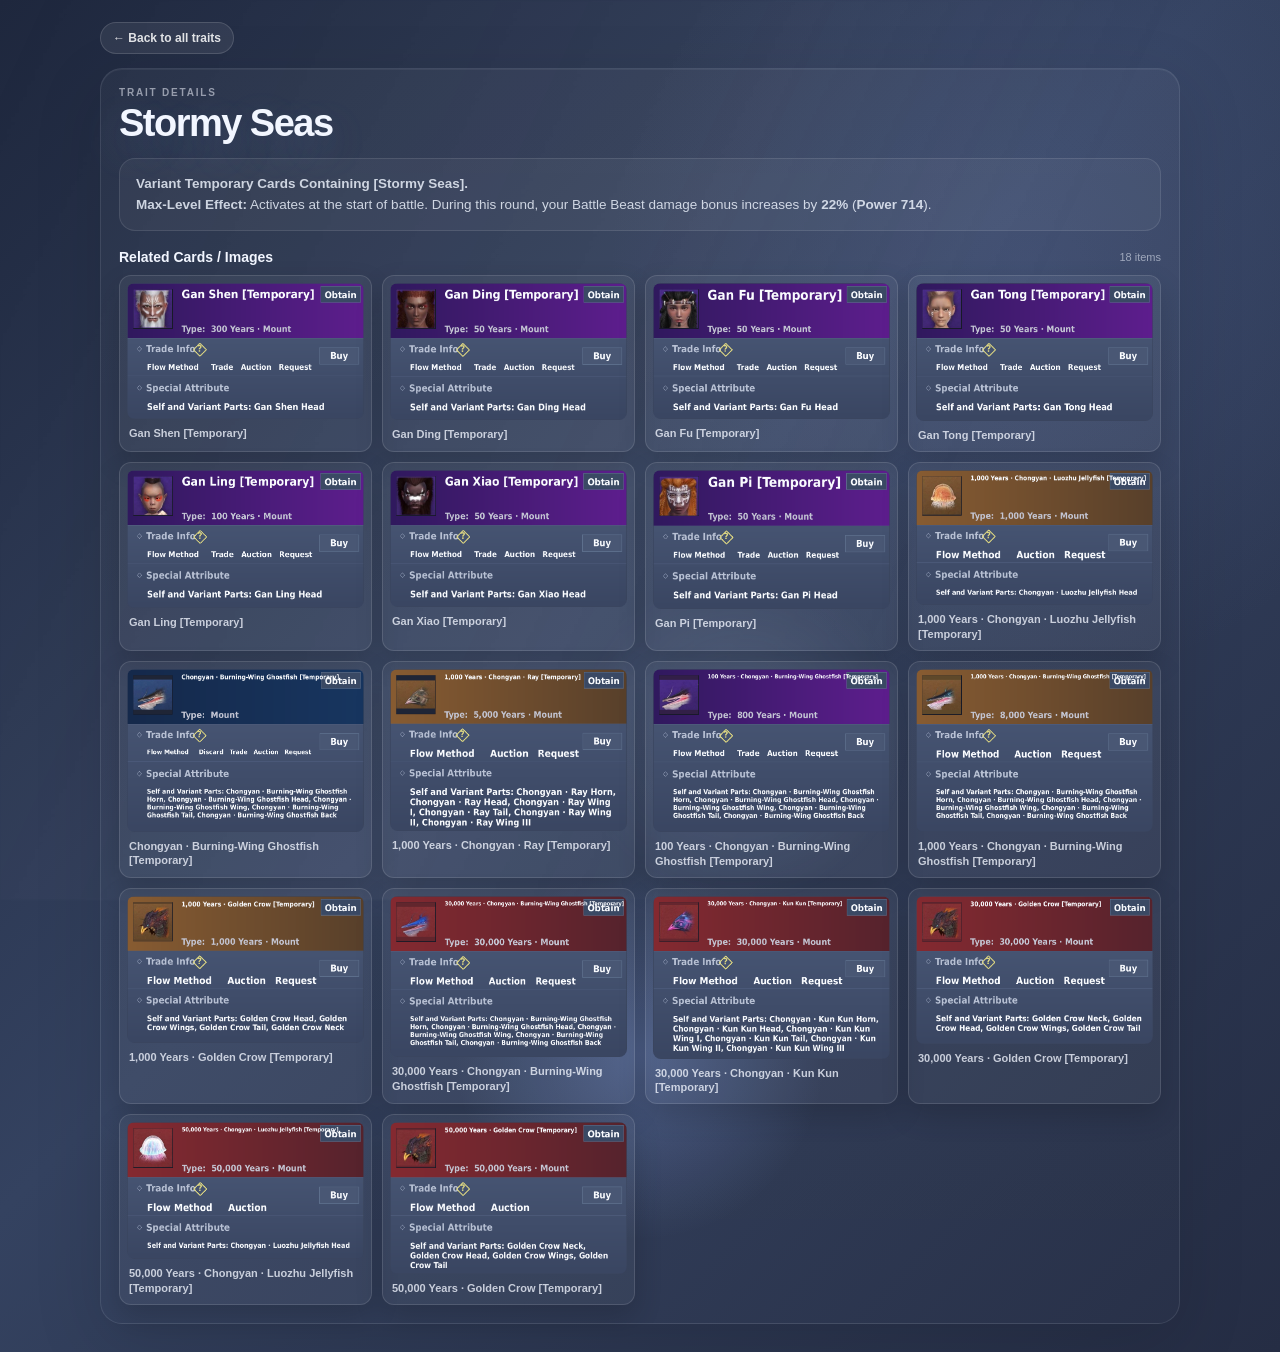
<file: traits/stormy-seas/index.html>
<!DOCTYPE html>
<html lang="en">
<head>
  <meta charset="UTF-8" />
  <meta name="viewport" content="width=device-width, initial-scale=1.0" />
  <title>Stormy Seas | Battle Traits Reference</title>
  <link rel="stylesheet" href="../../assets/css/styles.css" />

  <!-- Google tag (gtag.js) -->
  <script async src="https://www.googletagmanager.com/gtag/js?id=G-BWQW8RC3GJ"></script>
  <script>
    window.dataLayer = window.dataLayer || [];
    function gtag(){dataLayer.push(arguments);}
    gtag('js', new Date());

    gtag('config', 'G-BWQW8RC3GJ');
  </script>
</head>
<body>
  <main class="page">
    <a class="back-btn" href="../../index.html">← Back to all traits</a>

    <section class="detail-panel">
      <p class="detail-kicker">Trait Details</p>
      <h1 class="detail-title">Stormy Seas</h1>

      <div class="detail-description-box">
        <strong>Variant Temporary Cards Containing [Stormy Seas].</strong><br />
        <strong>Max-Level Effect:</strong> Activates at the start of battle. During this round, your Battle Beast damage bonus increases by <strong>22%</strong> (<strong>Power 714</strong>).
      </div>

      <div class="gallery-header">
        <p class="gallery-title">Related Cards / Images</p>
        <p class="gallery-count">18 items</p>
      </div>

      <div class="card-gallery">
        <figure class="image-card">
          <img class="image-card-img" src="../../images/stormy-seas/cards/01-gan-shen-temporary.png" alt="Gan Shen [Temporary]" />
          <figcaption class="image-card-caption">Gan Shen [Temporary]</figcaption>
        </figure>
        <figure class="image-card">
          <img class="image-card-img" src="../../images/stormy-seas/cards/02-gan-ding-temporary.png" alt="Gan Ding [Temporary]" />
          <figcaption class="image-card-caption">Gan Ding [Temporary]</figcaption>
        </figure>
        <figure class="image-card">
          <img class="image-card-img" src="../../images/stormy-seas/cards/03-gan-fu-temporary.png" alt="Gan Fu [Temporary]" />
          <figcaption class="image-card-caption">Gan Fu [Temporary]</figcaption>
        </figure>
        <figure class="image-card">
          <img class="image-card-img" src="../../images/stormy-seas/cards/04-gan-tong-temporary.png" alt="Gan Tong [Temporary]" />
          <figcaption class="image-card-caption">Gan Tong [Temporary]</figcaption>
        </figure>
        <figure class="image-card">
          <img class="image-card-img" src="../../images/stormy-seas/cards/05-gan-ling-temporary.png" alt="Gan Ling [Temporary]" />
          <figcaption class="image-card-caption">Gan Ling [Temporary]</figcaption>
        </figure>
        <figure class="image-card">
          <img class="image-card-img" src="../../images/stormy-seas/cards/06-gan-xiao-temporary.png" alt="Gan Xiao [Temporary]" />
          <figcaption class="image-card-caption">Gan Xiao [Temporary]</figcaption>
        </figure>
        <figure class="image-card">
          <img class="image-card-img" src="../../images/stormy-seas/cards/07-gan-pi-temporary.png" alt="Gan Pi [Temporary]" />
          <figcaption class="image-card-caption">Gan Pi [Temporary]</figcaption>
        </figure>
        <figure class="image-card">
          <img class="image-card-img" src="../../images/stormy-seas/cards/08-1000-years-chongyan-luozhu-jellyfish-temporary.png" alt="1,000 Years · Chongyan · Luozhu Jellyfish [Temporary]" />
          <figcaption class="image-card-caption">1,000 Years · Chongyan · Luozhu Jellyfish [Temporary]</figcaption>
        </figure>
        <figure class="image-card">
          <img class="image-card-img" src="../../images/stormy-seas/cards/09-chongyan-burning-wing-ghostfish-temporary.png" alt="Chongyan · Burning-Wing Ghostfish [Temporary]" />
          <figcaption class="image-card-caption">Chongyan · Burning-Wing Ghostfish [Temporary]</figcaption>
        </figure>
        <figure class="image-card">
          <img class="image-card-img" src="../../images/stormy-seas/cards/10-1000-years-chongyan-ray-temporary.png" alt="1,000 Years · Chongyan · Ray [Temporary]" />
          <figcaption class="image-card-caption">1,000 Years · Chongyan · Ray [Temporary]</figcaption>
        </figure>
        <figure class="image-card">
          <img class="image-card-img" src="../../images/stormy-seas/cards/11-100-years-chongyan-burning-wing-ghostfish-temporary.png" alt="100 Years · Chongyan · Burning-Wing Ghostfish [Temporary]" />
          <figcaption class="image-card-caption">100 Years · Chongyan · Burning-Wing Ghostfish [Temporary]</figcaption>
        </figure>
        <figure class="image-card">
          <img class="image-card-img" src="../../images/stormy-seas/cards/12-1000-years-chongyan-burning-wing-ghostfish-temporary.png" alt="1,000 Years · Chongyan · Burning-Wing Ghostfish [Temporary]" />
          <figcaption class="image-card-caption">1,000 Years · Chongyan · Burning-Wing Ghostfish [Temporary]</figcaption>
        </figure>
        <figure class="image-card">
          <img class="image-card-img" src="../../images/stormy-seas/cards/13-1000-years-golden-crow-temporary.png" alt="1,000 Years · Golden Crow [Temporary]" />
          <figcaption class="image-card-caption">1,000 Years · Golden Crow [Temporary]</figcaption>
        </figure>
        <figure class="image-card">
          <img class="image-card-img" src="../../images/stormy-seas/cards/14-30000-years-chongyan-burning-wing-ghostfish-temporary.png" alt="30,000 Years · Chongyan · Burning-Wing Ghostfish [Temporary]" />
          <figcaption class="image-card-caption">30,000 Years · Chongyan · Burning-Wing Ghostfish [Temporary]</figcaption>
        </figure>
        <figure class="image-card">
          <img class="image-card-img" src="../../images/stormy-seas/cards/15-30000-years-chongyan-kun-kun-temporary.png" alt="30,000 Years · Chongyan · Kun Kun [Temporary]" />
          <figcaption class="image-card-caption">30,000 Years · Chongyan · Kun Kun [Temporary]</figcaption>
        </figure>
        <figure class="image-card">
          <img class="image-card-img" src="../../images/stormy-seas/cards/16-30000-years-golden-crow-temporary.png" alt="30,000 Years · Golden Crow [Temporary]" />
          <figcaption class="image-card-caption">30,000 Years · Golden Crow [Temporary]</figcaption>
        </figure>
        <figure class="image-card">
          <img class="image-card-img" src="../../images/stormy-seas/cards/17-50000-years-chongyan-luozhu-jellyfish-temporary.png" alt="50,000 Years · Chongyan · Luozhu Jellyfish [Temporary]" />
          <figcaption class="image-card-caption">50,000 Years · Chongyan · Luozhu Jellyfish [Temporary]</figcaption>
        </figure>
        <figure class="image-card">
          <img class="image-card-img" src="../../images/stormy-seas/cards/18-50000-years-golden-crow-temporary.png" alt="50,000 Years · Golden Crow [Temporary]" />
          <figcaption class="image-card-caption">50,000 Years · Golden Crow [Temporary]</figcaption>
        </figure>
      </div>
    </section>
  </main>
</body>
</html>
</file>
<file: assets/css/styles.css>
:root {
  --text-main: #f2f6ff;
  --text-soft: rgba(242, 246, 255, 0.76);
  --text-muted: rgba(242, 246, 255, 0.54);
  --panel-border: rgba(236, 244, 255, 0.14);
  --card-bg: rgba(255, 255, 255, 0.045);
  --card-hover: rgba(255, 255, 255, 0.075);
}

* {
  box-sizing: border-box;
  margin: 0;
  padding: 0;
}

body {
  min-height: 100vh;
  font-family: Arial, Helvetica, sans-serif;
  color: var(--text-main);
  background:
    radial-gradient(circle at 50% 78%, rgba(143, 177, 255, 0.28), transparent 15%),
    radial-gradient(circle at 80% 20%, rgba(96, 116, 174, 0.2), transparent 28%),
    linear-gradient(135deg, #1e273d 0%, #344260 46%, #252d44 100%);
  overflow-x: hidden;
}

body::before {
  content: "";
  position: fixed;
  inset: 0;
  pointer-events: none;
  background:
    linear-gradient(115deg, transparent 0%, rgba(255, 255, 255, 0.035) 48%, transparent 70%),
    radial-gradient(circle at 58% 82%, rgba(187, 211, 255, 0.13), transparent 16%);
  filter: blur(1px);
}

.page {
  position: relative;
  width: min(1080px, 92vw);
  min-height: 100vh;
  margin: 0 auto;
  padding: 22px 0 28px;
}

.topbar {
  display: flex;
  justify-content: space-between;
  align-items: end;
  gap: 18px;
  margin-bottom: 18px;
}

.eyebrow {
  color: var(--text-muted);
  font-size: 10px;
  font-weight: 800;
  letter-spacing: 0.2em;
  text-transform: uppercase;
  margin-bottom: 6px;
}

h1 {
  font-size: clamp(24px, 3.2vw, 40px);
  line-height: 1;
  letter-spacing: -0.04em;
  text-shadow: 0 14px 42px rgba(170, 204, 255, 0.23);
}

.subtitle {
  margin-top: 8px;
  max-width: 680px;
  color: var(--text-soft);
  font-size: 13px;
  line-height: 1.45;
}

.toolbar {
  width: min(330px, 100%);
  padding: 8px;
  border: 1px solid var(--panel-border);
  border-radius: 16px;
  background: rgba(14, 22, 39, 0.26);
  backdrop-filter: blur(12px);
}

.search-wrap {
  display: flex;
  align-items: center;
  gap: 9px;
  padding: 8px 10px;
  border-radius: 12px;
  background: rgba(255, 255, 255, 0.08);
  border: 1px solid rgba(255, 255, 255, 0.08);
}

.search-input {
  width: 100%;
  border: 0;
  outline: 0;
  color: var(--text-main);
  background: transparent;
  font-size: 13px;
}

.search-input::placeholder {
  color: rgba(242, 246, 255, 0.48);
}

.counter {
  margin-top: 7px;
  color: var(--text-muted);
  font-size: 11px;
  text-align: right;
}

.traits-panel,
.detail-panel {
  width: 100%;
  padding: 18px;
  border: 1px solid rgba(236, 244, 255, 0.1);
  border-radius: 22px;
  background: linear-gradient(180deg, rgba(255,255,255,0.035), rgba(255,255,255,0.012));
  box-shadow: inset 0 1px 0 rgba(255, 255, 255, 0.05), 0 20px 70px rgba(0, 0, 0, 0.12);
}

.traits-grid {
  display: grid;
  grid-template-columns: repeat(auto-fit, minmax(210px, 1fr));
  gap: 12px;
  align-items: stretch;
}

.trait-card {
  display: block;
  min-height: 126px;
  padding: 14px;
  border: 1px solid rgba(255, 255, 255, 0.1);
  border-radius: 16px;
  color: inherit;
  text-decoration: none;
  background: var(--card-bg);
  box-shadow: 0 12px 28px rgba(0, 0, 0, 0.12);
  transition: transform 150ms ease, background 150ms ease, border-color 150ms ease;
}

.trait-card:hover,
.trait-card:focus-visible {
  transform: translateY(-2px);
  background: var(--card-hover);
  border-color: rgba(255, 255, 255, 0.18);
  outline: none;
}

.trait-name {
  display: inline-block;
  color: rgba(248, 251, 255, 0.94);
  font-size: 15px;
  font-weight: 900;
  line-height: 1.18;
  text-decoration: underline;
  text-decoration-thickness: 2px;
  text-underline-offset: 4px;
  text-decoration-color: rgba(242, 246, 255, 0.34);
}

.trait-description {
  margin-top: 8px;
  color: rgba(239, 245, 255, 0.72);
  font-size: 12.5px;
  line-height: 1.45;
}

.trait-action {
  display: inline-flex;
  margin-top: 10px;
  color: rgba(255, 255, 255, 0.82);
  font-size: 11px;
  font-weight: 800;
}

.no-results {
  display: none;
  grid-column: 1 / -1;
  text-align: center;
  color: var(--text-soft);
  padding: 48px 18px;
  border: 1px dashed rgba(255, 255, 255, 0.18);
  border-radius: 16px;
  background: rgba(255, 255, 255, 0.03);
}

.no-results.show {
  display: block;
}

.back-btn {
  display: inline-flex;
  align-items: center;
  gap: 7px;
  margin-bottom: 14px;
  padding: 8px 12px;
  border: 1px solid rgba(255, 255, 255, 0.14);
  border-radius: 999px;
  color: rgba(255, 255, 255, 0.86);
  background: rgba(255, 255, 255, 0.07);
  text-decoration: none;
  font-size: 12px;
  font-weight: 800;
}

.back-btn:hover,
.back-btn:focus-visible {
  background: rgba(255, 255, 255, 0.12);
  outline: none;
}

.detail-kicker {
  color: var(--text-muted);
  font-size: 10px;
  font-weight: 800;
  letter-spacing: 0.18em;
  text-transform: uppercase;
  margin-bottom: 6px;
}

.detail-title {
  font-size: clamp(22px, 3vw, 38px);
  line-height: 1.05;
  letter-spacing: -0.04em;
}

.detail-description-box {
  margin-top: 14px;
  padding: 14px 16px;
  border: 1px solid rgba(255, 255, 255, 0.1);
  border-radius: 16px;
  color: rgba(239, 245, 255, 0.82);
  background: rgba(255, 255, 255, 0.045);
  font-size: 13.5px;
  line-height: 1.6;
}

.gallery-header {
  display: flex;
  justify-content: space-between;
  align-items: center;
  gap: 12px;
  margin: 18px 0 10px;
}

.gallery-title {
  font-size: 14px;
  font-weight: 900;
}

.gallery-count {
  font-size: 11px;
  color: var(--text-muted);
}

.card-gallery {
  display: grid;
  grid-template-columns: repeat(auto-fit, minmax(230px, 1fr));
  gap: 10px;
}

.image-card {
  padding: 7px;
  border: 1px solid rgba(255, 255, 255, 0.12);
  border-radius: 12px;
  background: rgba(255, 255, 255, 0.045);
  box-shadow: 0 12px 28px rgba(0, 0, 0, 0.16);
}

.image-card-img {
  width: 100%;
  height: auto;
  display: block;
  border-radius: 8px;
}

.image-card-caption {
  padding: 7px 2px 1px;
  color: rgba(242, 246, 255, 0.78);
  font-size: 11px;
  font-weight: 700;
  line-height: 1.35;
}

.hint {
  margin-top: 14px;
  padding: 11px 13px;
  border-left: 3px solid rgba(230, 241, 255, 0.36);
  color: rgba(239, 245, 255, 0.66);
  font-size: 12.5px;
  line-height: 1.55;
  background: rgba(0, 0, 0, 0.1);
  border-radius: 0 14px 14px 0;
}

@media (max-width: 840px) {
  .topbar {
    align-items: stretch;
    flex-direction: column;
  }

  .toolbar {
    width: 100%;
  }

  .traits-panel,
  .detail-panel {
    padding: 14px;
  }
}

@media (max-width: 560px) {
  .page {
    width: min(94vw, 460px);
    padding-top: 18px;
  }

  .traits-grid {
    grid-template-columns: 1fr;
  }

  .trait-card {
    min-height: 108px;
  }
}
</file>
